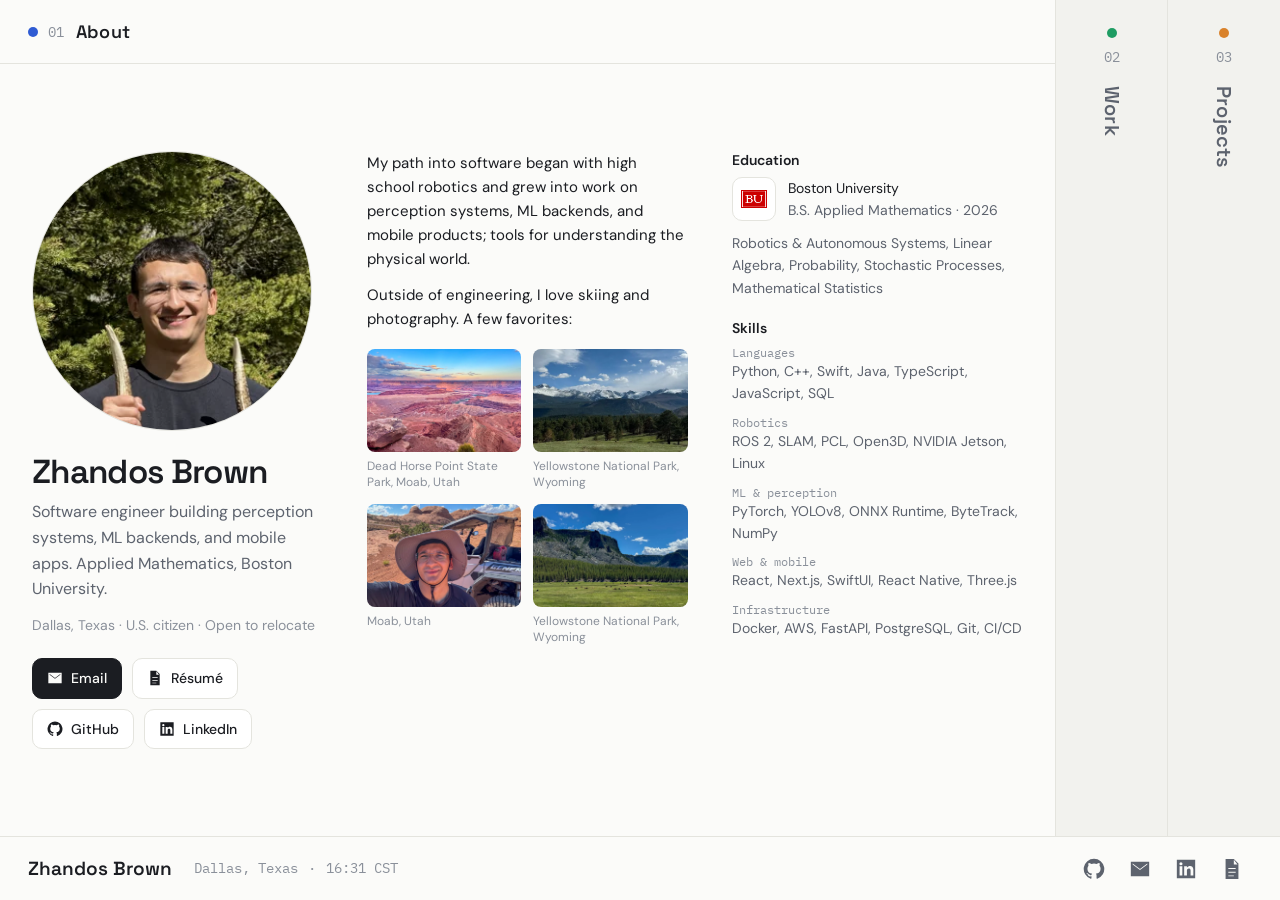
<file: index.html>
<!doctype html>
<html lang="en">
<head>
  <meta charset="utf-8">
  <meta name="viewport" content="width=device-width, initial-scale=1">
  <meta name="theme-color" content="#fbfbf9" media="(prefers-color-scheme: light)">
  <meta name="theme-color" content="#111317" media="(prefers-color-scheme: dark)">
  <meta name="description" content="Zhandos Brown is a software engineer working across robotics, computer vision, ML backends, and mobile apps. Experience and selected projects.">
  <meta property="og:title" content="Zhandos Brown — Software Engineer">
  <meta property="og:description" content="Robotics, computer vision, ML backends, and mobile apps. Experience and selected projects.">
  <meta property="og:type" content="website">
  <title>Zhandos Brown — Software Engineer</title>
  <link rel="icon" type="image/svg+xml" href="data:image/svg+xml,%3Csvg%20xmlns%3D%27http%3A//www.w3.org/2000/svg%27%20viewBox%3D%270%200%2064%2064%27%3E%3Crect%20width%3D%2764%27%20height%3D%2764%27%20rx%3D%2714%27%20fill%3D%27%231b1d22%27/%3E%3Ctext%20x%3D%2732%27%20y%3D%2743%27%20text-anchor%3D%27middle%27%20font-family%3D%27Arial%2Csans-serif%27%20font-weight%3D%27700%27%20font-size%3D%2730%27%20fill%3D%27%23fbfbf9%27%3EZB%3C/text%3E%3C/svg%3E">
  <link rel="stylesheet" href="panels.css?v=20261013-about">
  <script src="panels.js?v=20261013-fixes" defer></script>
</head>
<body>
  <a class="skip-link" href="#about-content">Skip to content</a>
  <main class="panels" aria-label="Portfolio">

    <section class="panel about-panel" id="about">
      <h2><button class="panel-tab" type="button" aria-expanded="true" aria-controls="about-content"><span class="panel-number">01</span><span class="panel-label">About</span></button></h2>
      <div class="panel-content" id="about-content" tabindex="0" role="region" aria-label="About">
        <div class="inner about-layout">
          <div class="profile">
            <div class="portrait-frame"><img src="zhandos-brown.webp" alt="Zhandos Brown" width="900" height="1200" fetchpriority="high"></div>
            <div>
              <h1>Zhandos Brown</h1>
              <p class="tagline">Software engineer building perception systems, ML backends, and mobile apps. Applied Mathematics, Boston University.</p>
              <p class="meta">Dallas, Texas · U.S. citizen · Open to relocate</p>
              <div class="links">
                <a class="button primary" href="mailto:zhandos@bu.edu"><svg viewBox="0 0 24 24" aria-hidden="true"><path d="M2 4h20v16H2zm2 2v1l8 6 8-6V6l-8 6z"/></svg>Email</a>
                <a class="button" href="Zhandos-Brown-resume.pdf"><svg viewBox="0 0 24 24" aria-hidden="true"><path d="M5 1h9l5 5v17H5zm9 1v5h4zM8 11v1h8v-1zm0 4v1h8v-1zm0 4v1h6v-1z"/></svg>Résumé</a>
                <a class="button" href="https://github.com/zhandolia"><svg viewBox="0 0 24 24" aria-hidden="true"><path d="M12 .8a11.2 11.2 0 0 0-3.54 21.83c.56.1.77-.24.77-.54v-2.1c-3.13.68-3.79-1.33-3.79-1.33-.51-1.3-1.24-1.65-1.24-1.65-1.02-.7.08-.69.08-.69 1.13.08 1.73 1.16 1.73 1.16 1 1.73 2.64 1.23 3.28.94.1-.74.4-1.23.71-1.52-2.5-.28-5.13-1.25-5.13-5.56 0-1.23.44-2.23 1.16-3.01-.12-.28-.5-1.43.11-2.97 0 0 .95-.3 3.08 1.15a10.7 10.7 0 0 1 5.6 0c2.14-1.45 3.08-1.15 3.08-1.15.61 1.54.23 2.69.11 2.97.72.78 1.15 1.78 1.15 3.01 0 4.32-2.63 5.27-5.14 5.55.4.35.76 1.04.76 2.1v3.1c0 .3.2.65.77.54A11.2 11.2 0 0 0 12 .8Z"/></svg>GitHub</a>
                <a class="button" href="https://www.linkedin.com/in/zhanbrown/"><svg viewBox="0 0 24 24" aria-hidden="true"><path d="M2 2h20v20H2zm3 7v10h3V9zm1.5-4.5a1.7 1.7 0 1 0 0 3.4 1.7 1.7 0 0 0 0-3.4ZM10 9v10h3v-5.3c0-2.8 4-3 4 0V19h3v-6.4c0-4.9-5.2-4.7-7-2.3V9Z"/></svg>LinkedIn</a>
              </div>
            </div>
          </div>

            <div class="about-text">
              <p>My path into software began with high school robotics and grew into work on perception systems, ML backends, and mobile products; tools for understanding the physical world.</p>
              <p>Outside of engineering, I love skiing and photography. A few favorites:</p>
              <div class="photos">
                <figure><img src="photos/canyon.webp" alt="A winding river through pink sandstone canyons at sunset" width="1280" height="960" loading="lazy" tabindex="0"><figcaption>Dead Horse Point State Park, Moab, Utah</figcaption></figure>
                <figure><img src="photos/mountains.webp" alt="Snow-dusted mountains above an open meadow and pine forest" width="720" height="1280" loading="lazy" tabindex="0"><figcaption>Yellowstone National Park, Wyoming</figcaption></figure>
                <figure><img src="photos/desert-portrait.webp" alt="Me in a sun hat beside an off-road vehicle in the desert" width="1280" height="960" loading="lazy" tabindex="0"><figcaption>Moab, Utah</figcaption></figure>
                <figure><img src="photos/meadow.webp" alt="Bison grazing in a green valley below forested cliffs" width="1280" height="960" loading="lazy" tabindex="0"><figcaption>Yellowstone National Park, Wyoming</figcaption></figure>
              </div>
            </div>
            <div class="facts">
              <div>
                <h3>Education</h3>
                <div class="edu">
                  <img class="logo" src="logos/bu.png" alt="" width="40" height="40" loading="lazy">
                  <div><p class="name">Boston University</p><p>B.S. Applied Mathematics · 2026</p></div>
                </div>
                <p class="coursework">Robotics &amp; Autonomous Systems, Linear Algebra, Probability, Stochastic Processes, Mathematical Statistics</p>
              </div>
              <div>
                <h3>Skills</h3>
                <dl class="skills">
                  <div><dt>Languages</dt><dd>Python, C++, Swift, Java, TypeScript, JavaScript, SQL</dd></div>
                  <div><dt>Robotics</dt><dd>ROS 2, SLAM, PCL, Open3D, NVIDIA Jetson, Linux</dd></div>
                  <div><dt>ML &amp; perception</dt><dd>PyTorch, YOLOv8, ONNX Runtime, ByteTrack, NumPy</dd></div>
                  <div><dt>Web &amp; mobile</dt><dd>React, Next.js, SwiftUI, React Native, Three.js</dd></div>
                  <div><dt>Infrastructure</dt><dd>Docker, AWS, FastAPI, PostgreSQL, Git, CI/CD</dd></div>
                </dl>
              </div>
            </div>
        </div>
      </div>
    </section>

    <section class="panel work-panel" id="work">
      <h2><button class="panel-tab" type="button" aria-expanded="false" aria-controls="work-content"><span class="panel-number">02</span><span class="panel-label">Work</span></button></h2>
      <div class="panel-content" id="work-content" tabindex="0" role="region" aria-label="Work">
        <div class="inner">
          <ol class="jobs" role="list">
            <li class="job">
              <img class="logo" src="logos/bu.png" alt="" width="44" height="44" loading="lazy">
              <div>
                <div class="job-head"><h3>Research Software Engineer, Robotics</h3><span class="date">Jun 2023 – May 2026</span></div>
                <p class="org">Boston University College of Engineering · Boston, MA</p>
                <ul class="bullets">
                  <li>Built a parallel PyTorch/YOLO road-inspection pipeline processing 50K+ annotated frames across 64 km, achieving 94% classification accuracy; presented at Innovate@BU.</li>
                  <li>Architected a SLAM-based reconstruction pipeline using PCL/Open3D, achieving sub-2 mm surface error with modular perception and mesh-optimization interfaces.</li>
                  <li>Built a ROS 2 coordination layer for a multi-drone fleet on NVIDIA Jetson, sustaining 500 GB+ daily sensor throughput and sub-50 ms inter-drone latency across 15+ containerized AWS deployments.</li>
                </ul>
                <ul class="tags" aria-label="Tools"><li>ROS 2</li><li>PyTorch</li><li>YOLO</li><li>PCL</li><li>Open3D</li><li>NVIDIA Jetson</li><li>AWS</li></ul>
              </div>
            </li>
            <li class="job">
              <img class="logo" src="logos/fidelity.ico" alt="" width="44" height="44" loading="lazy">
              <div>
                <div class="job-head"><h3>Mobile Engineer Intern, iOS</h3><span class="date">Jun 2025 – Aug 2025</span></div>
                <p class="org">Fidelity Investments, NetBenefits Health · Merrimack, NH</p>
                <ul class="bullets">
                  <li>Refactored a legacy monolithic iOS document-rendering engine into modular SwiftUI components, improving code maintainability and enabling 40% faster development cycles through declarative UI architecture.</li>
                  <li>Optimized content retrieval and rendering pipelines, achieving a 70% latency reduction (300 to 90 ms) and improving user experience across 100K+ daily active sessions.</li>
                </ul>
                <ul class="tags" aria-label="Tools"><li>Swift</li><li>SwiftUI</li><li>iOS</li><li>GraphQL</li><li>REST APIs</li><li>Java</li><li>Jenkins</li></ul>
              </div>
            </li>
            <li class="job">
              <img class="logo" src="logos/spark.png" alt="" width="44" height="44" loading="lazy">
              <div>
                <div class="job-head"><h3>Software Engineer, Backend &amp; ML</h3><span class="date">Jan 2024 – May 2024</span></div>
                <p class="org">Boston University Spark! Fellowship · Boston, MA</p>
                <ul class="bullets">
                  <li>Architected and built a ride-hailing ML backend from scratch in 4 months, serving ETA, pricing, and routing models through FastAPI and Docker on AWS, sustaining 150 req/s at 60 ms p95 in load testing.</li>
                  <li>Trained a PyTorch ETA model on 100K historical trips, cutting mean arrival error 38% (6.2 to 3.8 min) vs. a distance-based baseline on a held-out test set, then reduced inference latency 67% (180 to 60 ms) with ONNX Runtime.</li>
                  <li>Delivered a live MVP demo to 40+ stakeholders and partner investors, including a DQN routing agent that cut simulated trip times 11% vs. shortest-path; the prototype was selected for a 3-month pilot with 2 partners.</li>
                </ul>
                <ul class="tags" aria-label="Tools"><li>PyTorch</li><li>FastAPI</li><li>Docker</li><li>AWS</li><li>ONNX Runtime</li></ul>
              </div>
            </li>
          </ol>
        </div>
      </div>
    </section>

    <section class="panel projects-panel" id="projects">
      <h2><button class="panel-tab" type="button" aria-expanded="false" aria-controls="projects-content"><span class="panel-number">03</span><span class="panel-label">Projects</span></button></h2>
      <div class="panel-content" id="projects-content" tabindex="0" role="region" aria-label="Projects">
        <div class="inner">
          <div class="featured">
            <article class="feature">
              <a class="shot wide" href="https://zhandolia.github.io/ring-dynamics/fight/#sample" aria-label="Watch the Ring Dynamics sample analysis"><img src="previews/ring-dynamics.gif" alt="Ring Dynamics tracking both fighters with live activity, aggression, and ring-control metrics" width="560" height="254" loading="lazy"></a>
              <div>
                <div class="feature-title"><img src="logos/ring-dynamics.svg" alt="" width="30" height="30"><h3>Ring Dynamics</h3></div>
                <p class="kicker">Real-time pose-based combat analytics</p>
                <ul class="bullets">
                  <li>YOLOv8-pose + ByteTrack pipeline that uses ring-zone limits and color-based re-identification to separate the two fighters from referees and spectators across camera cuts, at ~24 FPS on CPU with no GPU.</li>
                  <li>Temporal scoring model combining pose keypoints and motion into 4 EMA-smoothed metrics, producing estimated 10-9 round scores, strike events, and a per-second analytics timeline exported as structured JSON.</li>
                  <li>Full-stack platform (FastAPI, Next.js) with background video upload and YouTube ingestion, RFC 7233 byte-range streaming, and a dashboard that shows live metrics in sync with the annotated video.</li>
                </ul>
                <ul class="tags" aria-label="Tools"><li>YOLOv8-pose</li><li>ByteTrack</li><li>FastAPI</li><li>Next.js</li></ul>
                <p class="project-links"><a href="https://zhandolia.github.io/ring-dynamics/">Live demo →</a><a href="https://github.com/Zhandolia/ring-dynamics">Code →</a></p>
              </div>
            </article>

            <article class="feature">
              <a class="shot" href="https://zhandolia.github.io/zeta-engine/" aria-label="Open Zeta Engine"><img src="previews/zeta.png" alt="Zeta Engine poker table with the live decision heatmap" width="1280" height="720" loading="lazy"></a>
              <div>
                <h3>Zeta Engine</h3>
                <p class="kicker">Game-theoretic Monte Carlo poker engine</p>
                <ul class="bullets">
                  <li>Browser-based poker engine that runs 2,400 Monte Carlo hand evaluations per move in under 10 ms with no backend, deployed through a GitHub Actions CI/CD pipeline.</li>
                  <li>8-term decision field recomputed across 6,400 points as a live heatmap on each move.</li>
                  <li>Counterfactual Regret Minimization (CFR) in Python to solve Kuhn poker’s Nash equilibrium.</li>
                </ul>
                <ul class="tags" aria-label="Tools"><li>JavaScript</li><li>Python</li><li>Monte Carlo</li><li>CFR</li><li>GitHub Actions</li></ul>
                <p class="project-links"><a href="https://zhandolia.github.io/zeta-engine/">Live demo →</a><a href="https://github.com/Zhandolia/zeta-engine">Code →</a></p>
              </div>
            </article>

            <article class="feature">
              <a class="shot" href="https://zhandolia.github.io/kinetic-robotics-studio/" aria-label="Open Kinetic Robotics Studio"><img src="previews/kinetic.png" alt="Kinetic Robotics Studio camera and LiDAR workspace" width="1280" height="720" loading="lazy"></a>
              <div>
                <h3>Kinetic Robotics Studio</h3>
                <p class="kicker">Camera + LiDAR exploration in the browser</p>
                <ul class="bullets">
                  <li>Browser workspace for synchronized camera and LiDAR data: two calibrated camera views, 3D point clouds, overlays, and playback.</li>
                  <li>4,488 3D points per frame, checked against 42 shared validation fixtures.</li>
                </ul>
                <ul class="tags" aria-label="Tools"><li>React</li><li>TypeScript</li><li>Three.js</li><li>Python</li></ul>
                <p class="project-links"><a href="https://zhandolia.github.io/kinetic-robotics-studio/">Live demo →</a><a href="https://github.com/Zhandolia/kinetic-robotics-studio">Code →</a></p>
              </div>
            </article>
          </div>

          <h3 class="more-title">More projects</h3>
          <div class="grid">
            <a class="card" href="https://zhandolia.github.io/Muscle-Intelligence/">
              <img class="thumb" src="previews/muscle.png" alt="" width="1280" height="720" loading="lazy">
              <div class="card-body"><h4>Muscle Intelligence</h4><p>Mobile fitness prototype using pose estimation for exercise-form feedback, with a browser demo of sample videos and skeleton overlays.</p><span class="stack">TensorFlow · OpenCV · React Native</span></div>
            </a>
            <a class="card" href="drivmi/">
              <img class="thumb" src="previews/drivmi.png" alt="" width="1280" height="720" loading="lazy">
              <div class="card-body"><h4>DrivMi</h4><p>Designated-driver app for getting passengers and their own cars home: rider and driver views, nearby matching, and pickup-code confirmation.</p><span class="stack">React Native · Expo · Firebase</span></div>
            </a>
            <a class="card" href="https://zhandolia.github.io/oqiga.ai/">
              <img class="thumb" src="previews/oqiga.png" alt="" width="1280" height="720" loading="lazy">
              <div class="card-body"><h4>OQIGA.AI</h4><p>Storytelling platform with device narration and a parent-voice studio. Third place at MakeHarvard 2024.</p><span class="stack">React · FastAPI · Voice synthesis</span></div>
            </a>
            <a class="card" href="https://zhandolia.github.io/MyGapMentor/">
              <img class="thumb" src="previews/mygapmentor.png" alt="" width="1280" height="720" loading="lazy">
              <div class="card-body"><h4>MyGapMentor</h4><p>Gap-year workspace for finding opportunities, planning weeks, and tracking applications, with daily opportunity feeds.</p><span class="stack">React · Vite · Python</span></div>
            </a>
            <a class="card" href="https://github.com/wjorgensen/funny-game">
              <div class="thumb icon"><img src="logos/funnygame.ico" alt="" width="48" height="48" loading="lazy"></div>
              <div class="card-body"><h4>FunnyGame</h4><p>Multiplayer storytelling game where prompts become AI-generated images passed between players.</p><span class="stack">Next.js · Socket.IO · OpenAI API</span></div>
            </a>
            <a class="card" href="https://chromewebstore.google.com/detail/geotab/ifcklilffcpllkallhdaanealofknahe">
              <div class="thumb icon"><img src="logos/geotab.png" alt="" width="48" height="48" loading="lazy"></div>
              <div class="card-body"><h4>GeoTab</h4><p>Chrome extension that turns flags, capitals, and country locations into a geography game.</p><span class="stack">Chrome extension</span></div>
            </a>
            <a class="card" href="https://github.com/zhandolia/nbody">
              <div class="thumb icon"><span aria-hidden="true">NB</span></div>
              <div class="card-body"><h4>N-Body Simulation</h4><p>Solar-system simulation combining mathematical modeling, planet visuals, and sound.</p><span class="stack">Java · Physics simulation</span></div>
            </a>
          </div>
        </div>
      </div>
    </section>
  </main>

  <footer>
    <a class="footer-name" href="#about">Zhandos Brown</a>
    <div class="footer-meta"><span>Dallas, Texas</span><span>·</span><time id="local-time"></time></div>
    <nav aria-label="Social and contact links">
      <a href="https://github.com/zhandolia" aria-label="GitHub" title="GitHub"><svg viewBox="0 0 24 24" aria-hidden="true"><path d="M12 .8a11.2 11.2 0 0 0-3.54 21.83c.56.1.77-.24.77-.54v-2.1c-3.13.68-3.79-1.33-3.79-1.33-.51-1.3-1.24-1.65-1.24-1.65-1.02-.7.08-.69.08-.69 1.13.08 1.73 1.16 1.73 1.16 1 1.73 2.64 1.23 3.28.94.1-.74.4-1.23.71-1.52-2.5-.28-5.13-1.25-5.13-5.56 0-1.23.44-2.23 1.16-3.01-.12-.28-.5-1.43.11-2.97 0 0 .95-.3 3.08 1.15a10.7 10.7 0 0 1 5.6 0c2.14-1.45 3.08-1.15 3.08-1.15.61 1.54.23 2.69.11 2.97.72.78 1.15 1.78 1.15 3.01 0 4.32-2.63 5.27-5.14 5.55.4.35.76 1.04.76 2.1v3.1c0 .3.2.65.77.54A11.2 11.2 0 0 0 12 .8Z"/></svg></a>
      <a href="mailto:zhandos@bu.edu" aria-label="Email" title="Email"><svg viewBox="0 0 24 24" aria-hidden="true"><path d="M2 4h20v16H2zm2 2v1l8 6 8-6V6l-8 6z"/></svg></a>
      <a href="https://www.linkedin.com/in/zhanbrown/" aria-label="LinkedIn" title="LinkedIn"><svg viewBox="0 0 24 24" aria-hidden="true"><path d="M2 2h20v20H2zm3 7v10h3V9zm1.5-4.5a1.7 1.7 0 1 0 0 3.4 1.7 1.7 0 0 0 0-3.4ZM10 9v10h3v-5.3c0-2.8 4-3 4 0V19h3v-6.4c0-4.9-5.2-4.7-7-2.3V9Z"/></svg></a>
      <a href="Zhandos-Brown-resume.pdf" aria-label="Résumé" title="Résumé"><svg viewBox="0 0 24 24" aria-hidden="true"><path d="M5 1h9l5 5v17H5zm9 1v5h4zM8 11v1h8v-1zm0 4v1h8v-1zm0 4v1h6v-1z"/></svg></a>
    </nav>
  </footer>
</body>
</html>
</file>
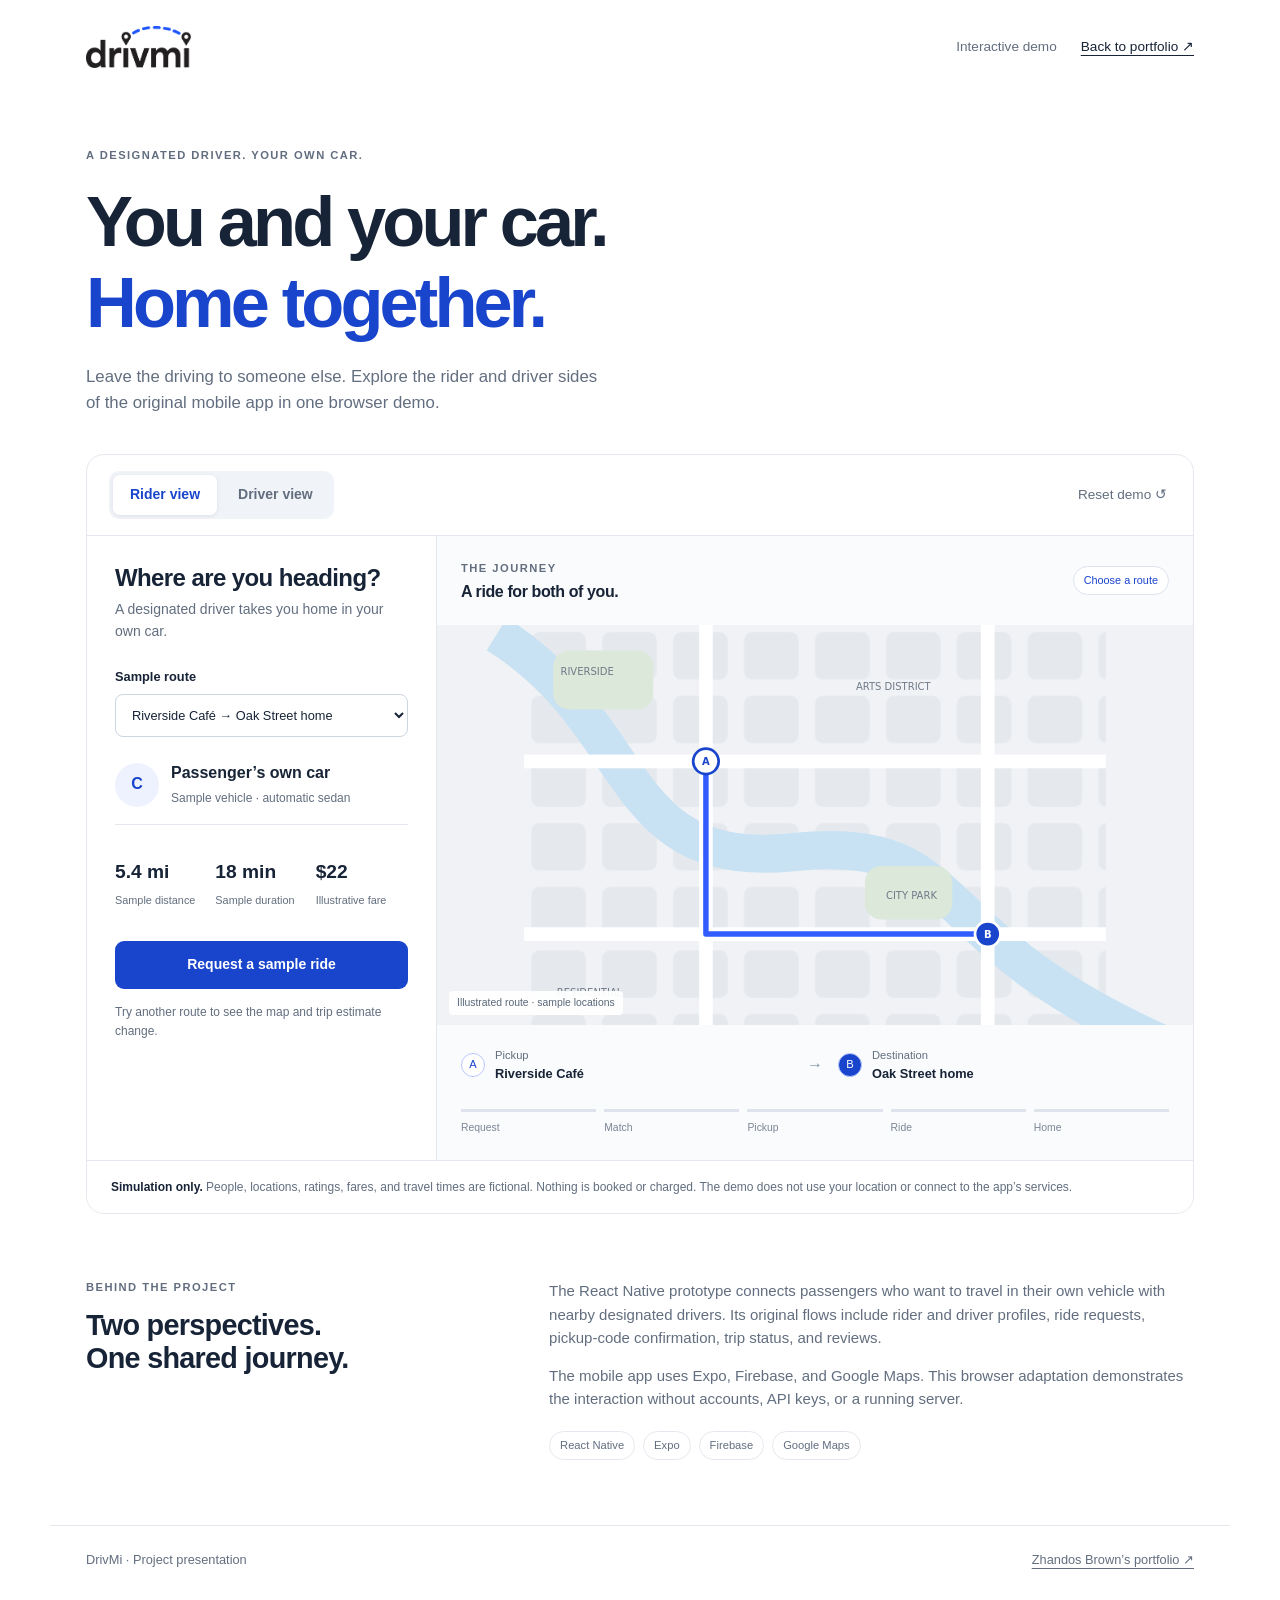
<file: drivmi/index.html>
<!doctype html>
<html lang="en">
<head>
  <meta charset="utf-8"><meta name="viewport" content="width=device-width,initial-scale=1">
  <title>DrivMi · Interactive project demo</title>
  <meta name="description" content="Explore DrivMi’s designated-driver concept: request a ride for you and your car, match with a driver, verify pickup, and finish the trip. Interactive simulation.">
  <meta name="theme-color" content="#1944cc">
  <link rel="icon" href="../logos/drivmi.png"><link rel="stylesheet" href="styles.css">
  <script type="module" src="app.mjs"></script>
</head>
<body>
  <a class="skip" href="#demo">Skip to demo</a>
  <header class="site-header"><a href="./" aria-label="DrivMi home"><img src="../logos/drivmi.png" width="514" height="205" alt="DrivMi"></a><div><span class="demo-label">Interactive demo</span><a href="../#projects">Back to portfolio <span aria-hidden="true">↗</span></a></div></header>
  <main>
    <section class="intro"><p class="eyebrow">A designated driver. Your own car.</p><h1>You and your car.<br><span>Home together.</span></h1><p>Leave the driving to someone else. Explore the rider and driver sides of the original mobile app in one browser demo.</p></section>
    <section id="demo" class="demo" aria-label="Interactive ride simulation">
      <div class="demo-toolbar"><div class="role-switch" role="group" aria-label="Demo perspective"><button data-role="rider" aria-pressed="true">Rider view</button><button data-role="driver" aria-pressed="false">Driver view</button></div><button id="reset" class="text-button">Reset demo <span aria-hidden="true">↺</span></button></div>
      <div class="demo-grid">
        <section class="controls" aria-labelledby="panel-title"><div id="panel"></div></section>
        <section class="journey" aria-labelledby="map-title">
          <div class="map-heading"><div><p class="eyebrow">The journey</p><h2 id="map-title">A ride for both of you.</h2></div><span id="status-badge" class="status-badge">Choose a route</span></div>
          <div class="map">
            <svg viewBox="0 0 640 440" role="img" aria-labelledby="map-label map-description">
              <title id="map-label">Illustrated sample route</title><desc id="map-description">A schematic neighborhood map. The route and markers change with the selected demo trip. This is not a navigation map.</desc>
              <defs><pattern id="blocks" width="78" height="70" patternUnits="userSpaceOnUse"><rect width="78" height="70" fill="#f0f2f5"/><rect x="8" y="8" width="60" height="52" rx="9" fill="#e5e9ed"/></pattern></defs>
              <rect width="640" height="440" fill="url(#blocks)"/>
              <path d="M-30 10C130 110 100 270 295 250S430 340 700 460" fill="none" stroke="#c9e2f3" stroke-width="42"/>
              <path d="M0 150H640M200 0V440M0 340H640M510 0V440" fill="none" stroke="#fff" stroke-width="15"/>
              <rect x="375" y="265" width="96" height="59" rx="18" fill="#dce8d9"/><rect x="32" y="28" width="110" height="65" rx="18" fill="#dce8d9"/>
              <g fill="#707a88" font-size="11" font-family="system-ui"><text x="40" y="55">RIVERSIDE</text><text x="365" y="72">ARTS DISTRICT</text><text x="398" y="301">CITY PARK</text><text x="36" y="408">RESIDENTIAL</text></g>
              <path id="route-shadow" fill="none" stroke="white" stroke-width="12" stroke-linejoin="round" stroke-linecap="round"/>
              <path id="route-line" fill="none" stroke="#315cff" stroke-width="6" stroke-linejoin="round" stroke-linecap="round"/>
              <path id="approach-line" fill="none" stroke="#8495b9" stroke-width="3" stroke-dasharray="6 7"/>
              <g id="pickup-marker"><circle r="14" fill="#fff" stroke="#1944cc" stroke-width="3"/><text y="4" text-anchor="middle" fill="#1944cc" font-size="11" font-family="system-ui" font-weight="700">A</text></g>
              <g id="home-marker"><circle r="14" fill="#1944cc" stroke="white" stroke-width="3"/><text y="4" text-anchor="middle" fill="white" font-size="11" font-family="system-ui" font-weight="700">B</text></g>
              <g id="driver-marker"><circle r="14" fill="#172336" stroke="white" stroke-width="3"/><path d="M-7 3V-3L-4-7H4L7-3V3ZM-7-2H7M-5 3V6M5 3V6" fill="none" stroke="white" stroke-width="1.6" stroke-linejoin="round"/></g>
            </svg><p class="map-caption">Illustrated route · sample locations</p>
          </div>
          <div class="route-summary"><div><span class="point">A</span><div><small>Pickup</small><strong id="pickup-label"></strong></div></div><span class="route-arrow" aria-hidden="true">→</span><div><span class="point destination">B</span><div><small>Destination</small><strong id="destination-label"></strong></div></div></div>
          <ol class="progress" aria-label="Trip progress"><li data-stage="requested">Request</li><li data-stage="matched">Match</li><li data-stage="arrived">Pickup</li><li data-stage="in_progress">Ride</li><li data-stage="completed">Home</li></ol>
        </section>
      </div>
      <p class="simulation-note"><strong>Simulation only.</strong> People, locations, ratings, fares, and travel times are fictional. Nothing is booked or charged. The demo does not use your location or connect to the app’s services.</p>
      <p id="announcement" class="sr-only" role="status" aria-live="polite" aria-atomic="true"></p>
    </section>
    <section class="about" aria-labelledby="about-title"><div><p class="eyebrow">Behind the project</p><h2 id="about-title">Two perspectives.<br>One shared journey.</h2></div><div><p>The React Native prototype connects passengers who want to travel in their own vehicle with nearby designated drivers. Its original flows include rider and driver profiles, ride requests, pickup-code confirmation, trip status, and reviews.</p><p>The mobile app uses Expo, Firebase, and Google Maps. This browser adaptation demonstrates the interaction without accounts, API keys, or a running server.</p><div class="tech"><span>React Native</span><span>Expo</span><span>Firebase</span><span>Google Maps</span></div></div></section>
  </main><footer><span>DrivMi · Project presentation</span><a href="../">Zhandos Brown’s portfolio ↗</a></footer>
  <noscript><p class="no-script">Enable JavaScript to explore the ride simulation. No account is required.</p></noscript>
</body>
</html>
</file>
<file: panels.css>
@font-face{font-family:'Space Grotesk';src:url('fonts/space-grotesk-500.ttf') format('truetype');font-weight:500;font-display:swap}
@font-face{font-family:'Space Grotesk';src:url('fonts/space-grotesk-600.ttf') format('truetype');font-weight:600;font-display:swap}
@font-face{font-family:'DM Sans';src:url('fonts/dm-sans-400.ttf') format('truetype');font-weight:400;font-display:swap}
@font-face{font-family:'DM Sans';src:url('fonts/dm-sans-500.ttf') format('truetype');font-weight:500;font-display:swap}
@font-face{font-family:'DM Sans';src:url('fonts/dm-sans-600.ttf') format('truetype');font-weight:600;font-display:swap}
@font-face{font-family:'IBM Plex Mono';src:url('fonts/ibm-plex-mono-400.ttf') format('truetype');font-weight:400;font-display:swap}

:root{
  --bg:#fbfbf9;
  --surface:#ffffff;
  --tab:#f2f2ee;
  --text:#1b1d22;
  --muted:#5d636e;
  --faint:#8a909a;
  --line:#e4e4de;
  --accent:#2f5bd3;
  --accent-soft:#eaf0ff;
  --about:#2f5bd3;
  --work:#1f9d63;
  --projects:#d9822b;
  --radius:12px;
  --head:'Space Grotesk',system-ui,sans-serif;
  --body:'DM Sans',system-ui,sans-serif;
  --mono:'IBM Plex Mono',ui-monospace,monospace;
  color-scheme:light;
}
@media (prefers-color-scheme:dark){
  :root{
    --bg:#111317;
    --surface:#181b20;
    --tab:#0c0e11;
    --text:#e9eaec;
    --muted:#a2a7b0;
    --faint:#7b818b;
    --line:#2a2e35;
    --accent:#8aa8ff;
    --accent-soft:#1d2540;
    --about:#8aa8ff;
    --work:#4ade80;
    --projects:#f0a35e;
    color-scheme:dark;
  }
}

*{box-sizing:border-box}
body{margin:0;background:var(--bg);color:var(--text);font:400 15px/1.6 var(--body)}
img{max-width:100%;height:auto;display:block}
a{color:var(--accent);text-decoration:none}
a:hover{text-decoration:underline;text-underline-offset:3px}
button{font:inherit;color:inherit;cursor:pointer}
:focus-visible{outline:2px solid var(--accent);outline-offset:2px}
h2,h3,h4,p,figure{margin:0}
h2{font-size:inherit;font-weight:400}
ul{margin:0;padding:0}
[hidden]{display:none!important}
.sr-only{position:absolute;width:1px;height:1px;clip:rect(0,0,0,0);overflow:hidden}
.skip-link{position:fixed;left:12px;top:-60px;z-index:10;padding:10px 14px;border-radius:8px;background:var(--surface);color:var(--text)}
.skip-link:focus{top:8px}

/* ---------- Panel tabs ---------- */
.panel{--dot:var(--accent);position:relative;background:var(--bg);border-right:1px solid var(--line)}
.panel:last-child{border-right:0}
.about-panel{--dot:var(--about)}
.work-panel{--dot:var(--work)}
.projects-panel{--dot:var(--projects)}
.panel-tab{display:flex;align-items:center;gap:12px;width:100%;height:64px;padding:0 28px;border:0;border-bottom:1px solid var(--line);background:transparent;text-align:left}
.panel-number{font:14px var(--mono);color:var(--faint)}
.panel-number:before{content:'';display:inline-block;width:10px;height:10px;border-radius:50%;background:var(--dot);margin-right:10px;vertical-align:0}
.panel-label{font:600 18px var(--head);letter-spacing:.01em}
.panel.active .panel-tab{cursor:default}
.panel-content{overflow:auto;outline:none;scrollbar-width:thin;scrollbar-color:var(--line) transparent}
.inner{max-width:940px;margin:0 auto;padding:36px 32px 56px}

/* Geometry: desktop panels expand horizontally; collapsed ones become slim vertical tabs. */
.panels-ready{height:100dvh;overflow:hidden}
.panels-ready .panels{display:flex;height:calc(100dvh - 64px);overflow:hidden}
.panels-ready .panel{flex:0 0 112px;min-width:0;min-height:0;display:flex;flex-direction:column;transition:flex-basis .5s cubic-bezier(.22,.8,.22,1),flex-grow .5s cubic-bezier(.22,.8,.22,1)}
.panels-ready .panel.active{flex:1 1 0%}
.panels-ready .panel>h2{flex:0 0 auto}
.panels-ready .panel-content{flex:1;min-height:0;overflow-x:hidden}
.panels-ready .panel:not(.active){background:var(--tab)}
.panels-ready .panel:not(.active) .panel-tab{position:absolute;inset:0;height:100%;flex-direction:column;align-items:center;justify-content:flex-start;gap:20px;padding:28px 0;border-bottom:0}
.panels-ready .panel:not(.active) .panel-tab:hover{background:var(--accent-soft)}
.panels-ready .panel:not(.active) .panel-number:before{display:block;margin:0 auto 10px}
.panels-ready .panel:not(.active) .panel-label{writing-mode:vertical-rl;color:var(--muted);font-size:20px}
.panels-ready .panel:not(.active) .panel-tab:hover .panel-label{color:var(--text)}

/* ---------- About ---------- */
/* Three columns sized to fit one desktop screen without scrolling: profile · story + photos · education + skills. */
.about-layout{max-width:1200px;min-height:100%;display:grid;grid-template-columns:minmax(250px,1fr) minmax(0,1.1fr) minmax(0,1fr);gap:24px 44px;align-content:center;align-items:start;padding-top:28px;padding-bottom:28px}
.profile h1{font:600 clamp(28px,2.6vw,38px)/1.15 var(--head);letter-spacing:-.02em;margin:0}
.profile .portrait-frame{margin-bottom:22px}
.tagline{font-size:16px;color:var(--muted);margin-top:8px;max-width:34em}
.meta{font-size:14px;color:var(--faint);margin-top:12px}
/* Crops the full-length photo to a face-centred circle: face sits at ~(56.7%, 52.1%) of the source image. */
.portrait-frame{position:relative;width:clamp(200px,34vh,280px);aspect-ratio:1;border-radius:50%;overflow:hidden;border:1px solid var(--line)}
.portrait-frame img{position:absolute;width:330%;max-width:none;height:auto;left:-137%;top:-179%}
.links{display:flex;flex-wrap:wrap;gap:10px;margin-top:22px}
.button{display:inline-flex;align-items:center;gap:8px;padding:8px 14px;border:1px solid var(--line);border-radius:10px;color:var(--text);font-size:14px;font-weight:500;background:var(--surface)}
.button:hover{border-color:var(--accent);color:var(--accent);text-decoration:none}
.button.primary{background:var(--text);color:var(--bg);border-color:var(--text)}
.button.primary:hover{background:var(--accent);border-color:var(--accent);color:#fff}
.button svg{width:16px;height:16px;fill:currentColor}
.about-text p+p{margin-top:12px}
.photos{display:grid;grid-template-columns:repeat(2,1fr);gap:14px 12px;margin-top:18px}
.photos img{position:relative;width:100%;aspect-ratio:3/2;object-fit:cover;border-radius:8px;cursor:zoom-in;transition:transform .25s ease,box-shadow .25s ease}
.photos img:hover,.photos img:focus-visible{z-index:2;transform:scale(1.7);box-shadow:0 12px 40px #0006;outline:none}
.photos figure:nth-child(odd) img{transform-origin:left center}
.photos figure:nth-child(even) img{transform-origin:right center}
.photos figcaption{font-size:12px;line-height:1.35;color:var(--faint);margin-top:6px}
.facts{display:grid;gap:20px;align-content:start}
.facts h3{font:600 14px var(--body)}
.facts p,.facts dd{color:var(--muted);font-size:14px}
.edu{display:flex;gap:12px;align-items:center;margin-top:8px}
.edu .name{color:var(--text)}
.coursework{margin-top:10px}
.skills{margin:8px 0 0;display:grid;gap:10px}
.skills dt{font:12px var(--mono);color:var(--faint)}
.skills dd{margin:0}

/* ---------- Shared bits ---------- */
.section-note{color:var(--muted);margin-bottom:28px}
.logo{width:44px;height:44px;border-radius:10px;border:1px solid var(--line);background:#fff;padding:6px;object-fit:contain}
.bullets{margin-top:10px;padding-left:18px}
.bullets li{margin-top:6px}
.bullets li::marker{color:var(--faint)}
.tags{display:flex;flex-wrap:wrap;gap:6px;margin-top:14px;list-style:none;padding:0}
.tags li{font:12px var(--mono);color:var(--muted);background:var(--accent-soft);padding:3px 8px;border-radius:6px}
.date{font:13px var(--mono);color:var(--faint);white-space:nowrap}

/* ---------- Work ---------- */
.jobs{display:grid;gap:36px;list-style:none}
.job{display:grid;grid-template-columns:44px 1fr;gap:18px}
.job-head{display:flex;flex-wrap:wrap;justify-content:space-between;gap:2px 16px;align-items:baseline}
.job h3{font:600 18px/1.3 var(--head)}
.org{color:var(--muted);font-size:14px;margin-top:2px}

/* ---------- Projects ---------- */
.featured{display:grid;gap:24px}
.feature{display:grid;grid-template-columns:minmax(0,1fr) minmax(0,1fr);gap:28px;align-items:start;background:var(--surface);border:1px solid var(--line);border-radius:var(--radius);padding:20px}
.feature .shot{display:block;border-radius:8px;overflow:hidden;border:1px solid var(--line);aspect-ratio:16/9;background:var(--bg)}
.feature .shot img{width:100%;height:100%;object-fit:cover;object-position:top left;transition:transform .3s ease}
.feature .shot:hover img{transform:scale(1.02)}
.feature .shot.wide{aspect-ratio:600/273;background:#000}
.feature .shot.wide img{object-fit:contain;object-position:center}
.feature-title{display:flex;align-items:center;gap:10px}
.feature-title img{width:30px;height:30px;border-radius:7px}
.feature h3{font:600 20px var(--head)}
.kicker{color:var(--muted);font-size:14px;margin-top:4px}
.feature .bullets{font-size:14px}
.project-links{display:flex;gap:16px;margin-top:16px;font-weight:500;font-size:14px}
.more-title{font:500 15px var(--body);margin:44px 0 14px;color:var(--muted)}
.grid{display:grid;grid-template-columns:repeat(auto-fill,minmax(240px,1fr));gap:16px}
.card{display:flex;flex-direction:column;background:var(--surface);border:1px solid var(--line);border-radius:var(--radius);overflow:hidden;color:var(--text);transition:border-color .2s ease,transform .2s ease}
.card:hover{border-color:var(--accent);text-decoration:none;transform:translateY(-2px)}
.card .thumb{width:100%;aspect-ratio:16/9;object-fit:cover;object-position:top left;border-bottom:1px solid var(--line)}
.card .thumb.icon{display:grid;place-items:center;background:var(--accent-soft)}
.card .thumb.icon img{width:48px;height:48px;border-radius:10px}
.card .thumb.icon span{font:600 22px var(--head);color:var(--accent)}
.card-body{padding:14px 16px 16px;display:flex;flex-direction:column;flex:1}
.card h4{font:600 16px var(--head)}
.card p{color:var(--muted);font-size:14px;margin-top:6px;flex:1}
.card .stack{font:12px var(--mono);color:var(--faint);margin-top:12px}

/* ---------- Footer ---------- */
footer{height:64px;display:flex;align-items:center;gap:22px;padding:0 28px;border-top:1px solid var(--line);background:var(--bg);font-size:15px;color:var(--faint)}
.footer-name{font:600 19px var(--head);color:var(--text);white-space:nowrap}
.footer-name:hover{text-decoration:none}
.footer-meta{display:flex;gap:10px;font-family:var(--mono);font-size:14px}
footer nav{display:flex;gap:6px;margin-left:auto}
footer nav a{display:flex;padding:9px;border-radius:9px;color:var(--muted)}
footer nav a:hover{color:var(--text);background:var(--accent-soft)}
footer svg{width:22px;height:22px;fill:currentColor}

@media (min-width:768px) and (max-height:760px){
  .about-layout{padding-top:16px;padding-bottom:16px}
  .portrait-frame{width:clamp(160px,26vh,280px)}
  .profile .portrait-frame{margin-bottom:16px}
  .tagline{font-size:15px}
  .links{margin-top:16px}
}
@media (max-width:1180px){
  .about-layout{grid-template-columns:minmax(220px,.8fr) minmax(0,1.2fr)}
  .facts{grid-column:1/-1;grid-template-columns:1fr 1fr;gap:32px}
}
@media (max-width:900px){
  .feature{grid-template-columns:1fr;gap:18px}
}
@media (max-width:767px){
  .panels-ready .panels{height:calc(100dvh - 60px);flex-direction:column}
  .panels-ready .panel{flex:0 0 60px;border-right:0;border-bottom:1px solid var(--line)}
  .panels-ready .panel.active{flex:1 1 0%}
  .panel-tab{height:60px;padding:0 18px}
  .panels-ready .panel:not(.active) .panel-tab{position:static;height:60px;flex-direction:row;justify-content:flex-start;padding:0 18px;gap:12px}
  .panels-ready .panel:not(.active) .panel-number:before{display:inline-block;margin:0 10px 0 0}
  .panels-ready .panel:not(.active) .panel-label{writing-mode:horizontal-tb;font-size:18px}
  .inner{padding:24px 16px 40px}
  .about-layout{grid-template-columns:1fr;gap:28px;min-height:0;align-content:start}
  .facts{grid-template-columns:1fr;gap:20px}
  .portrait-frame{width:168px}
  .photos img:hover,.photos img:focus-visible{transform:scale(1.6)}
  .job{grid-template-columns:1fr;gap:10px}
  .feature{padding:14px}
  footer{height:60px;padding:0 14px}
  .footer-name{font-size:17px}
  .footer-meta{display:none}
  footer nav{gap:2px}
  footer svg{width:20px;height:20px}
}
@media (prefers-reduced-motion:reduce){.panels-ready .panel,.card,.feature .shot img,.photos img{transition:none}}
@media print{.panels-ready{height:auto;overflow:visible}.panels-ready .panels{display:block;height:auto}.panel-content[hidden]{display:block!important}.panels-ready .panel:not(.active) .panel-tab{position:static;height:60px;flex-direction:row}.panels-ready .panel:not(.active) .panel-label{writing-mode:horizontal-tb}footer{display:none}}
</file>
<file: drivmi/styles.css>
:root{font-family:Inter,-apple-system,BlinkMacSystemFont,"Segoe UI",sans-serif;color:#172336;background:#fff;font-synthesis:none;--blue:#1944cc;--muted:#626e7f;--line:#e4e8ee}*{box-sizing:border-box}body{margin:0;line-height:1.55}a{color:inherit;text-underline-offset:4px}button,input,select{font:inherit}button,a,input,select{touch-action:manipulation}button{cursor:pointer}button:disabled{cursor:default;opacity:.45}button:focus-visible,a:focus-visible,input:focus-visible,select:focus-visible{outline:3px solid #6486ff;outline-offset:4px}button{border:0}h1,h2,h3,p{margin:0}h1,h2,h3{line-height:1.15}h1{font-size:clamp(2.5rem,5.5vw,4.4rem);letter-spacing:-.055em;font-weight:650}h1 span{color:var(--blue)}h2{font-size:1.5rem;letter-spacing:-.025em}h3{font-size:1.1rem}.site-header,main,footer{max-width:1180px;margin:auto;padding-left:36px;padding-right:36px}.site-header{display:flex;align-items:center;justify-content:space-between;gap:24px;padding-top:26px;padding-bottom:24px}.site-header img{display:block;width:105px;height:auto}.site-header>div{display:flex;gap:24px;align-items:center;font-size:.85rem}.demo-label{color:var(--muted)}.intro{padding:55px 0 38px}.eyebrow{text-transform:uppercase;color:var(--muted);font-size:.7rem;letter-spacing:.13em;font-weight:650}.intro .eyebrow{margin-bottom:18px}.intro>p:last-child{margin-top:20px;max-width:56ch;color:var(--muted);font-size:1.05rem}.demo{border:1px solid var(--line);border-radius:18px;overflow:hidden;scroll-margin-top:20px}.demo-toolbar{display:flex;justify-content:space-between;gap:12px;padding:16px 22px;border-bottom:1px solid var(--line);align-items:center}.role-switch{display:flex;gap:4px;background:#f0f3f8;padding:4px;border-radius:10px}.role-switch button{padding:9px 17px;border-radius:7px;background:transparent;color:var(--muted);font-size:.875rem;font-weight:600}.role-switch button[aria-pressed=true]{background:white;color:var(--blue);box-shadow:0 1px 4px #1c2a4015}.text-button{background:none;color:var(--muted);font-size:.85rem;padding:10px 4px}.text-button:hover{color:var(--blue)}.demo-grid{display:grid;grid-template-columns:350px minmax(0,1fr)}.controls{padding:28px;border-right:1px solid var(--line)}.panel-heading{margin-bottom:8px;outline:none}.panel-intro{font-size:.875rem;color:var(--muted);margin-bottom:24px}.field{display:block;font-size:.8rem;font-weight:600;margin:18px 0 8px}.field select,.field input{display:block;width:100%;margin-top:8px;padding:12px;border:1px solid #cdd5e0;border-radius:8px;background:white;color:#172336;font-weight:400;min-width:0}.field input{letter-spacing:.25em;font-size:1.1rem}.vehicle,.person{display:flex;gap:12px;align-items:center;padding:16px 0;border-bottom:1px solid var(--line);margin-bottom:16px}.avatar{display:grid;place-items:center;width:44px;height:44px;flex:0 0 44px;border-radius:50%;background:#eef2ff;color:var(--blue);font-weight:650}.person small,.vehicle small{display:block;font-size:.75rem;color:var(--muted);margin-top:3px}.metrics{display:grid;grid-template-columns:repeat(3,1fr);gap:8px;padding:16px 0;margin:6px 0 14px}.metrics strong{display:block;font-size:1.2rem;font-weight:650;white-space:nowrap}.metrics small{font-size:.68rem;color:var(--muted)}.primary,.secondary{display:block;width:100%;padding:13px 15px;border-radius:9px;text-align:center;font-weight:600;font-size:.875rem}.primary{background:var(--blue);color:white}.primary:hover{background:#1235a5}.secondary{background:#f0f3f8;color:var(--blue);margin-top:10px}.secondary:hover{background:#e7edf9}.panel-hint{font-size:.75rem;color:var(--muted);margin-top:14px}.cancel{margin-top:14px;width:100%;text-align:center}.driver-choice{display:flex;width:100%;align-items:center;gap:12px;text-align:left;background:white;border:1px solid var(--line);border-radius:10px;padding:14px;margin-top:10px;color:#172336}.driver-choice:hover{border-color:var(--blue)}.driver-choice strong{display:block;font-size:.9rem}.driver-choice small{color:var(--muted)}.driver-choice .eta{margin-left:auto;white-space:nowrap;color:var(--blue);font-size:.8rem}.code{font-size:2rem;letter-spacing:.3em;color:var(--blue);background:#f2f5ff;border-radius:10px;padding:18px;text-align:center;margin:18px 0 14px}.error{font-size:.8rem;color:#a51d31;margin:8px 0 14px}.success{padding:12px;background:#edf7f0;border-radius:8px;color:#22663d;font-size:.85rem;margin:16px 0}.journey{min-width:0;background:#fafbfc}.map-heading{padding:24px;display:flex;justify-content:space-between;align-items:center;gap:12px}.map-heading h2{font-size:1rem;margin-top:6px}.status-badge{font-size:.68rem;border:1px solid #dce3ee;border-radius:20px;padding:5px 10px;color:var(--blue);background:white;white-space:nowrap}.map{position:relative}.map svg{display:block;width:100%;height:auto;max-height:400px;background:#f0f2f5}.map-caption{position:absolute;bottom:10px;left:12px;background:#fffffff0;color:#586779;font-size:.65rem;padding:4px 8px;border-radius:4px}.route-summary{display:flex;gap:15px;padding:22px 24px;align-items:center}.route-summary>div{display:flex;gap:10px;align-items:center;flex:1;min-width:0}.route-summary small{display:block;font-size:.7rem;color:var(--muted)}.route-summary strong{display:block;font-size:.8rem;line-height:1.4}.point{display:grid;place-items:center;flex:0 0 24px;height:24px;width:24px;border:1px solid #b8c8fb;border-radius:50%;font-size:.7rem;color:var(--blue);background:white}.point.destination{background:var(--blue);color:white}.route-arrow{color:#8391a6}.progress{list-style:none;display:flex;gap:8px;margin:0;padding:4px 24px 24px;counter-reset:stages}.progress li{flex:1;font-size:.65rem;color:#7b8596;border-top:3px solid #dfe4ec;padding-top:8px}.progress li.done,.progress li.current{border-color:var(--blue);color:var(--blue)}.progress li.current{font-weight:700}.simulation-note{padding:17px 24px;border-top:1px solid var(--line);font-size:.75rem;color:var(--muted);background:white}.simulation-note strong{color:#172336}.about{display:grid;grid-template-columns:1fr 1.6fr;gap:60px;padding:65px 0}.about h2{margin-top:12px;font-size:1.8rem}.about>div>p:not(.eyebrow){color:var(--muted);font-size:.9375rem}.about p+p{margin-top:15px}.tech{display:flex;flex-wrap:wrap;gap:8px;margin-top:20px}.tech span{border:1px solid var(--line);padding:5px 10px;border-radius:20px;font-size:.7rem;color:var(--muted)}footer{display:flex;justify-content:space-between;gap:20px;font-size:.8rem;color:var(--muted);padding-top:24px;padding-bottom:32px;border-top:1px solid var(--line)}.skip{position:fixed;left:12px;top:-70px;z-index:5;background:var(--blue);color:white;padding:10px}.skip:focus{top:12px}.sr-only{position:absolute;clip:rect(0,0,0,0);width:1px;height:1px;overflow:hidden}.no-script{padding:24px;text-align:center}[hidden]{display:none!important}@media(max-width:850px){.demo-grid{grid-template-columns:310px minmax(0,1fr)}.controls{padding:22px}.map-heading{align-items:flex-start;flex-direction:column}.route-summary{flex-direction:column;align-items:stretch}.route-arrow{display:none}.about{gap:30px}}@media(max-width:660px){.site-header,main,footer{padding-left:20px;padding-right:20px}.site-header{padding-top:22px;gap:12px}.site-header img{width:88px}.site-header>div{flex-direction:column;align-items:flex-end;gap:4px;font-size:.75rem}.demo-label{font-size:.65rem}.intro{padding:28px 0 30px}.intro>p:last-child{font-size:.95rem}.demo-grid{display:flex;flex-direction:column}.controls{border-right:0;border-bottom:1px solid var(--line)}.demo-toolbar{padding:12px;gap:8px}.role-switch button{padding:8px 11px;font-size:.75rem}.text-button{font-size:.75rem}.map-heading{padding:20px;flex-direction:row;align-items:center}.status-badge{white-space:normal}.route-summary{flex-direction:row;padding:20px;gap:10px}.route-summary strong{font-size:.7rem}.map-caption{font-size:.6rem}.progress{padding-left:20px;padding-right:20px}.about{grid-template-columns:1fr;gap:20px;padding:42px 0}.about h2{font-size:1.5rem}footer{flex-wrap:wrap}.simulation-note{padding:16px 20px}}@media(prefers-reduced-motion:reduce){*{scroll-behavior:auto!important}}
</file>
